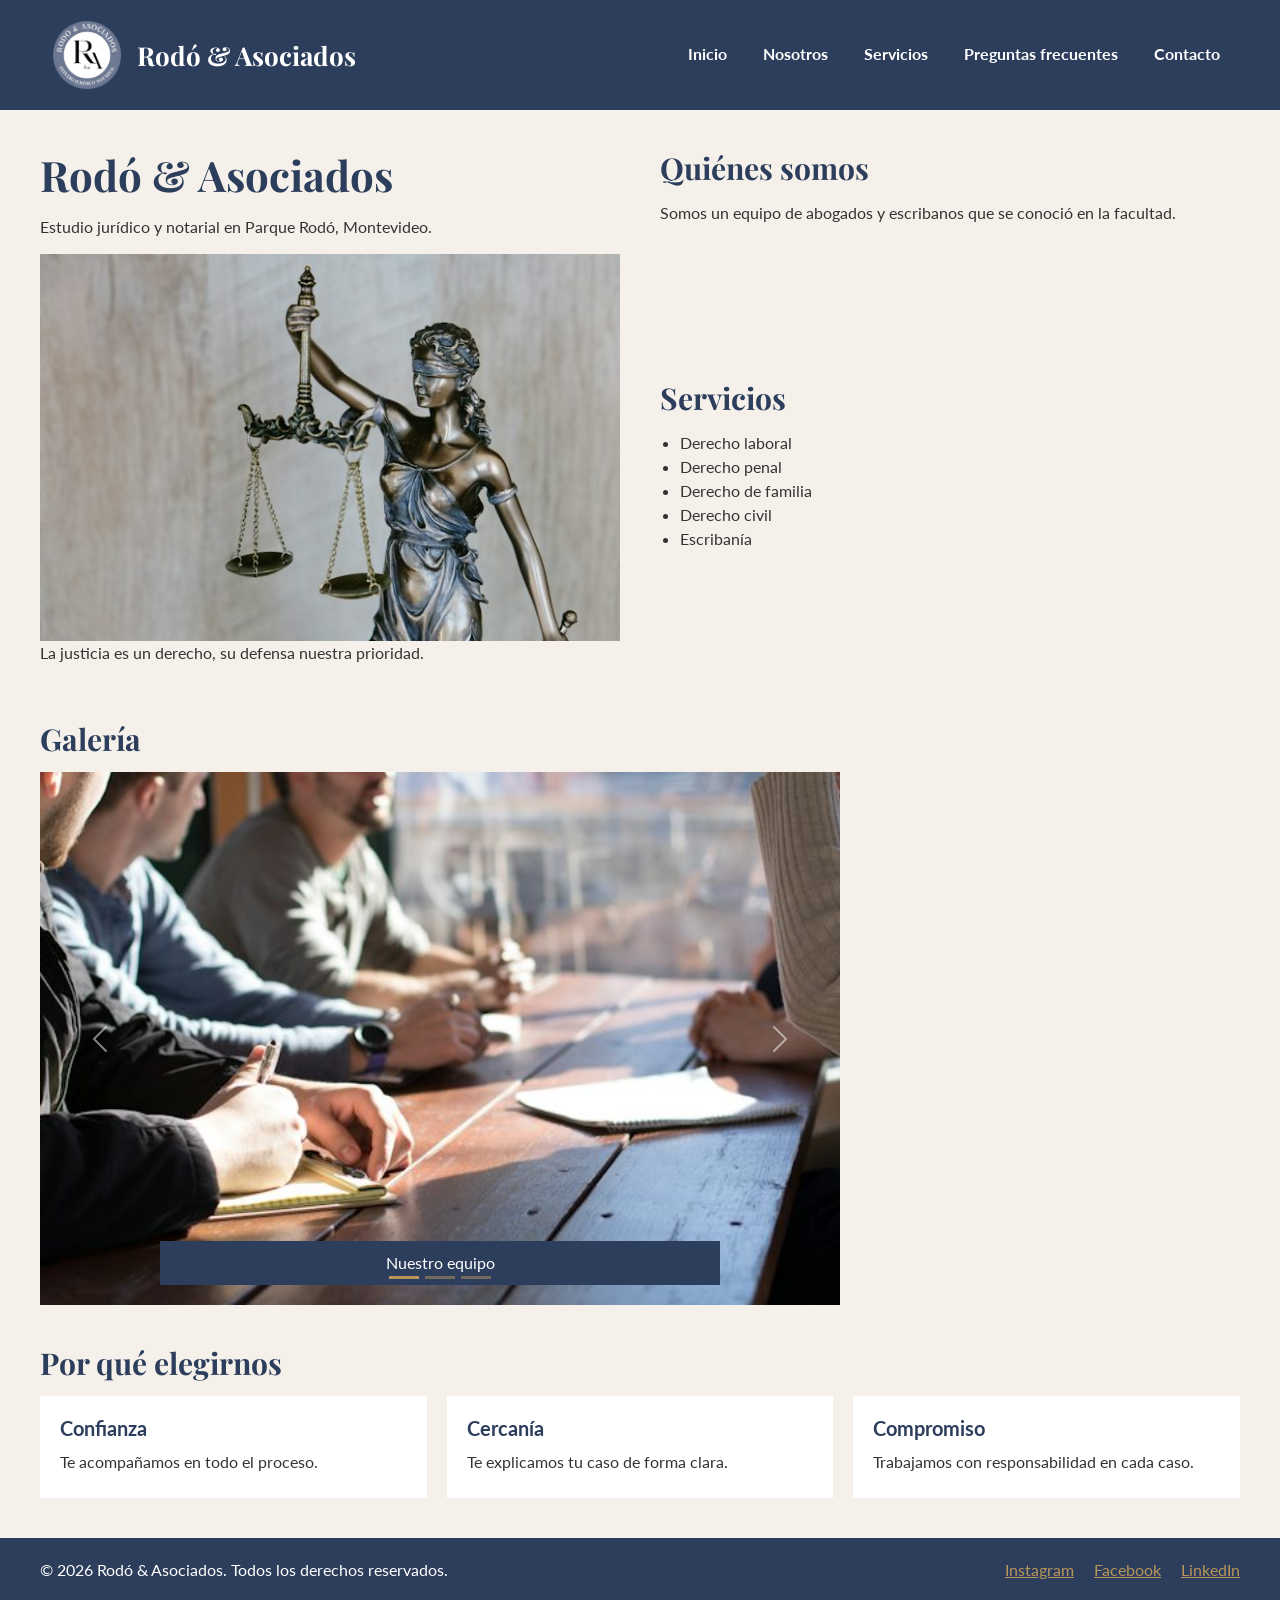
<file: index.html>
<!DOCTYPE html>
<html lang="es">
<head>
    <meta charset="UTF-8">
    <meta name="viewport" content="width=device-width, initial-scale=1.0">
    <title>Rodó & Asociados</title>
    <link href="https://cdn.jsdelivr.net/npm/bootstrap@5.3.3/dist/css/bootstrap.min.css" rel="stylesheet">
    <link rel="preconnect" href="https://fonts.googleapis.com">
    <link rel="preconnect" href="https://fonts.gstatic.com" crossorigin>
    <link href="https://fonts.googleapis.com/css2?family=Lato:wght@400;700&family=Playfair+Display:wght@700&display=swap" rel="stylesheet">
    <link rel="stylesheet" href="css/style.css">
</head>
<body class="pagina">
    <header>
        <nav class="navbar navbar-expand-lg navbar-dark barra">
            <div class="container-fluid">
                <a class="navbar-brand marca-contenedor" href="index.html">
                    <img src="images/logo.png" alt="Logo del estudio" class="logo">
                    <span class="marca">Rodó & Asociados</span>
                </a>
                <button class="navbar-toggler" type="button" data-bs-toggle="collapse" data-bs-target="#menuPrincipal" aria-controls="menuPrincipal" aria-expanded="false" aria-label="Abrir menú">
                    <span class="navbar-toggler-icon"></span>
                </button>
                <div class="collapse navbar-collapse" id="menuPrincipal">
                    <ul class="navbar-nav ms-auto menu">
                        <li class="nav-item"><a class="nav-link menu-link" href="index.html">Inicio</a></li>
                        <li class="nav-item"><a class="nav-link menu-link" href="pages/sobre-mi.html">Nosotros</a></li>
                        <li class="nav-item"><a class="nav-link menu-link" href="pages/servicios.html">Servicios</a></li>
                        <li class="nav-item"><a class="nav-link menu-link" href="pages/proyectos.html">Preguntas frecuentes</a></li>
                        <li class="nav-item"><a class="nav-link menu-link" href="pages/contacto.html">Contacto</a></li>
                    </ul>
                </div>
            </div>
        </nav>
    </header>

    <main class="contenido grilla-inicio">
        <section class="seccion presentacion">
            <h1 class="titulo">Rodó & Asociados</h1>
            <p class="texto">Estudio jurídico y notarial en Parque Rodó, Montevideo.</p>
            <figure>
                <img src="images/balanza.jpg" alt="Estatua de la justicia con su balanza" class="foto">
                <figcaption>La justicia es un derecho, su defensa nuestra prioridad.</figcaption>
            </figure>
        </section>

        <section class="seccion quienes">
            <h2 class="titulo-seccion">Quiénes somos</h2>
            <p class="texto">Somos un equipo de abogados y escribanos que se conoció en la facultad.</p>
        </section>

        <section class="seccion servicios">
            <h2 class="titulo-seccion">Servicios</h2>
            <ul class="lista">
                <li>Derecho laboral</li>
                <li>Derecho penal</li>
                <li>Derecho de familia</li>
                <li>Derecho civil</li>
                <li>Escribanía</li>
            </ul>
        </section>

        <section class="seccion galeria">
            <h2 class="titulo-seccion">Galería</h2>
            <div id="carruselGaleria" class="carousel slide carrusel" data-bs-ride="carousel">
                <div class="carousel-indicators">
                    <button type="button" data-bs-target="#carruselGaleria" data-bs-slide-to="0" class="active" aria-current="true" aria-label="Foto 1"></button>
                    <button type="button" data-bs-target="#carruselGaleria" data-bs-slide-to="1" aria-label="Foto 2"></button>
                    <button type="button" data-bs-target="#carruselGaleria" data-bs-slide-to="2" aria-label="Foto 3"></button>
                </div>
                <div class="carousel-inner">
                    <div class="carousel-item active">
                        <img src="images/equipo.jpg" class="d-block w-100" alt="Reunión del equipo del estudio">
                        <div class="carousel-caption leyenda">
                            <p>Nuestro equipo</p>
                        </div>
                    </div>
                    <div class="carousel-item">
                        <img src="images/documentos.jpg" class="d-block w-100" alt="Abogado firmando documentos">
                        <div class="carousel-caption leyenda">
                            <p>Asesoramiento en cada trámite</p>
                        </div>
                    </div>
                    <div class="carousel-item">
                        <img src="images/oficina.jpg" class="d-block w-100" alt="Recepción de la oficina">
                        <div class="carousel-caption leyenda">
                            <p>Nuestra oficina en Parque Rodó</p>
                        </div>
                    </div>
                </div>
                <button class="carousel-control-prev" type="button" data-bs-target="#carruselGaleria" data-bs-slide="prev">
                    <span class="carousel-control-prev-icon" aria-hidden="true"></span>
                    <span class="visually-hidden">Anterior</span>
                </button>
                <button class="carousel-control-next" type="button" data-bs-target="#carruselGaleria" data-bs-slide="next">
                    <span class="carousel-control-next-icon" aria-hidden="true"></span>
                    <span class="visually-hidden">Siguiente</span>
                </button>
            </div>
        </section>

        <section class="seccion elegir">
            <h2 class="titulo-seccion">Por qué elegirnos</h2>
            <div class="tarjetas">
                <article class="tarjeta">
                    <h3 class="subtitulo">Confianza</h3>
                    <p class="texto">Te acompañamos en todo el proceso.</p>
                </article>
                <article class="tarjeta">
                    <h3 class="subtitulo">Cercanía</h3>
                    <p class="texto">Te explicamos tu caso de forma clara.</p>
                </article>
                <article class="tarjeta">
                    <h3 class="subtitulo">Compromiso</h3>
                    <p class="texto">Trabajamos con responsabilidad en cada caso.</p>
                </article>
            </div>
        </section>
    </main>

    <footer class="pie">
        <p class="pie-texto">© 2026 Rodó & Asociados. Todos los derechos reservados.</p>
        <ul class="redes">
            <li><a class="redes-link" href="https://www.instagram.com/">Instagram</a></li>
            <li><a class="redes-link" href="https://www.facebook.com/">Facebook</a></li>
            <li><a class="redes-link" href="https://www.linkedin.com/">LinkedIn</a></li>
        </ul>
    </footer>
    <script src="https://cdn.jsdelivr.net/npm/bootstrap@5.3.3/dist/js/bootstrap.bundle.min.js"></script>
</body>
</html>
</file>
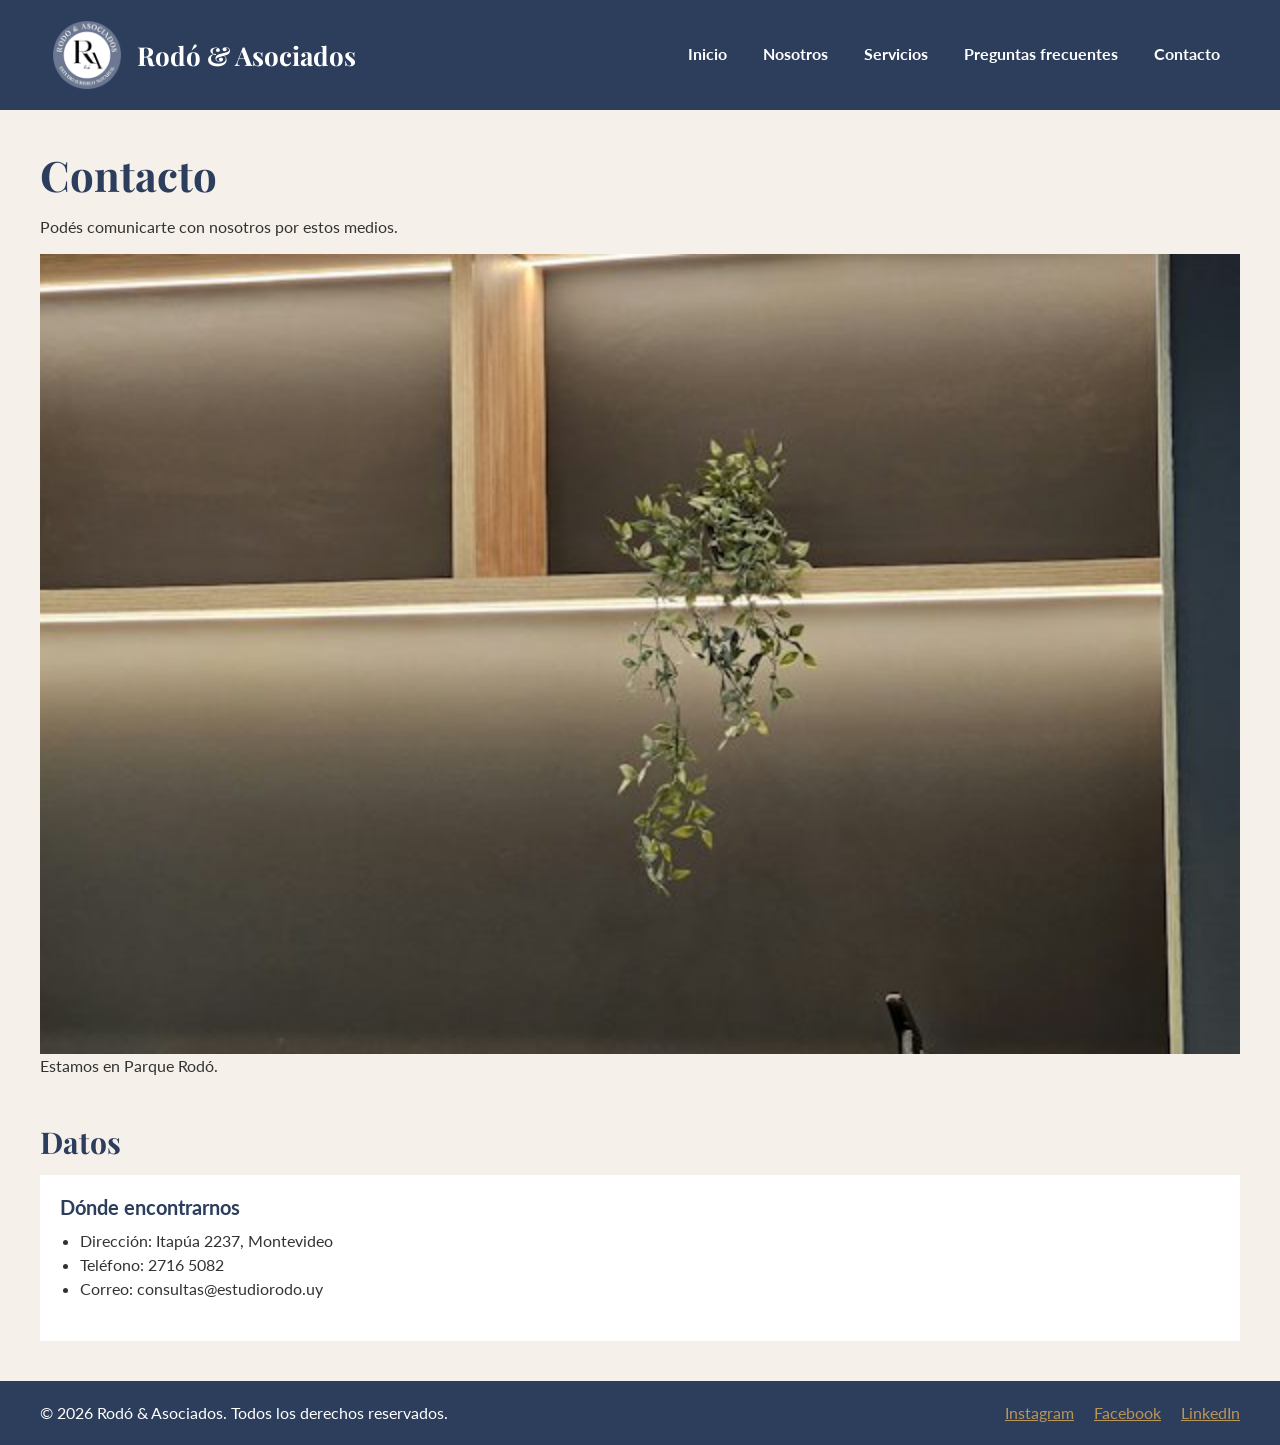
<file: pages/contacto.html>
<!DOCTYPE html>
<html lang="es">
<head>
    <meta charset="UTF-8">
    <meta name="viewport" content="width=device-width, initial-scale=1.0">
    <title>Contacto</title>
    <link href="https://cdn.jsdelivr.net/npm/bootstrap@5.3.3/dist/css/bootstrap.min.css" rel="stylesheet">
    <link rel="preconnect" href="https://fonts.googleapis.com">
    <link rel="preconnect" href="https://fonts.gstatic.com" crossorigin>
    <link href="https://fonts.googleapis.com/css2?family=Lato:wght@400;700&family=Playfair+Display:wght@700&display=swap" rel="stylesheet">
    <link rel="stylesheet" href="../css/style.css">
</head>
<body class="pagina">
    <header>
        <nav class="navbar navbar-expand-lg navbar-dark barra">
            <div class="container-fluid">
                <a class="navbar-brand marca-contenedor" href="../index.html">
                    <img src="../images/logo.png" alt="Logo del estudio" class="logo">
                    <span class="marca">Rodó & Asociados</span>
                </a>
                <button class="navbar-toggler" type="button" data-bs-toggle="collapse" data-bs-target="#menuPrincipal" aria-controls="menuPrincipal" aria-expanded="false" aria-label="Abrir menú">
                    <span class="navbar-toggler-icon"></span>
                </button>
                <div class="collapse navbar-collapse" id="menuPrincipal">
                    <ul class="navbar-nav ms-auto menu">
                        <li class="nav-item"><a class="nav-link menu-link" href="../index.html">Inicio</a></li>
                        <li class="nav-item"><a class="nav-link menu-link" href="sobre-mi.html">Nosotros</a></li>
                        <li class="nav-item"><a class="nav-link menu-link" href="servicios.html">Servicios</a></li>
                        <li class="nav-item"><a class="nav-link menu-link" href="proyectos.html">Preguntas frecuentes</a></li>
                        <li class="nav-item"><a class="nav-link menu-link" href="contacto.html">Contacto</a></li>
                    </ul>
                </div>
            </div>
        </nav>
    </header>

    <main class="contenido">
        <section class="seccion">
            <h1 class="titulo">Contacto</h1>
            <p class="texto">Podés comunicarte con nosotros por estos medios.</p>
            <figure>
                <img src="../images/oficina.jpg" alt="Recepción de la oficina" class="foto">
                <figcaption>Estamos en Parque Rodó.</figcaption>
            </figure>
        </section>

        <section class="seccion">
            <h2 class="titulo-seccion">Datos</h2>
            <article class="tarjeta">
                <h3 class="subtitulo">Dónde encontrarnos</h3>
                <ul class="lista">
                    <li>Dirección: Itapúa 2237, Montevideo</li>
                    <li>Teléfono: 2716 5082</li>
                    <li>Correo: consultas@estudiorodo.uy</li>
                </ul>
            </article>
        </section>
    </main>

    <footer class="pie">
        <p class="pie-texto">© 2026 Rodó & Asociados. Todos los derechos reservados.</p>
        <ul class="redes">
            <li><a class="redes-link" href="https://www.instagram.com/">Instagram</a></li>
            <li><a class="redes-link" href="https://www.facebook.com/">Facebook</a></li>
            <li><a class="redes-link" href="https://www.linkedin.com/">LinkedIn</a></li>
        </ul>
    </footer>
    <script src="https://cdn.jsdelivr.net/npm/bootstrap@5.3.3/dist/js/bootstrap.bundle.min.js"></script>
</body>
</html>
</file>
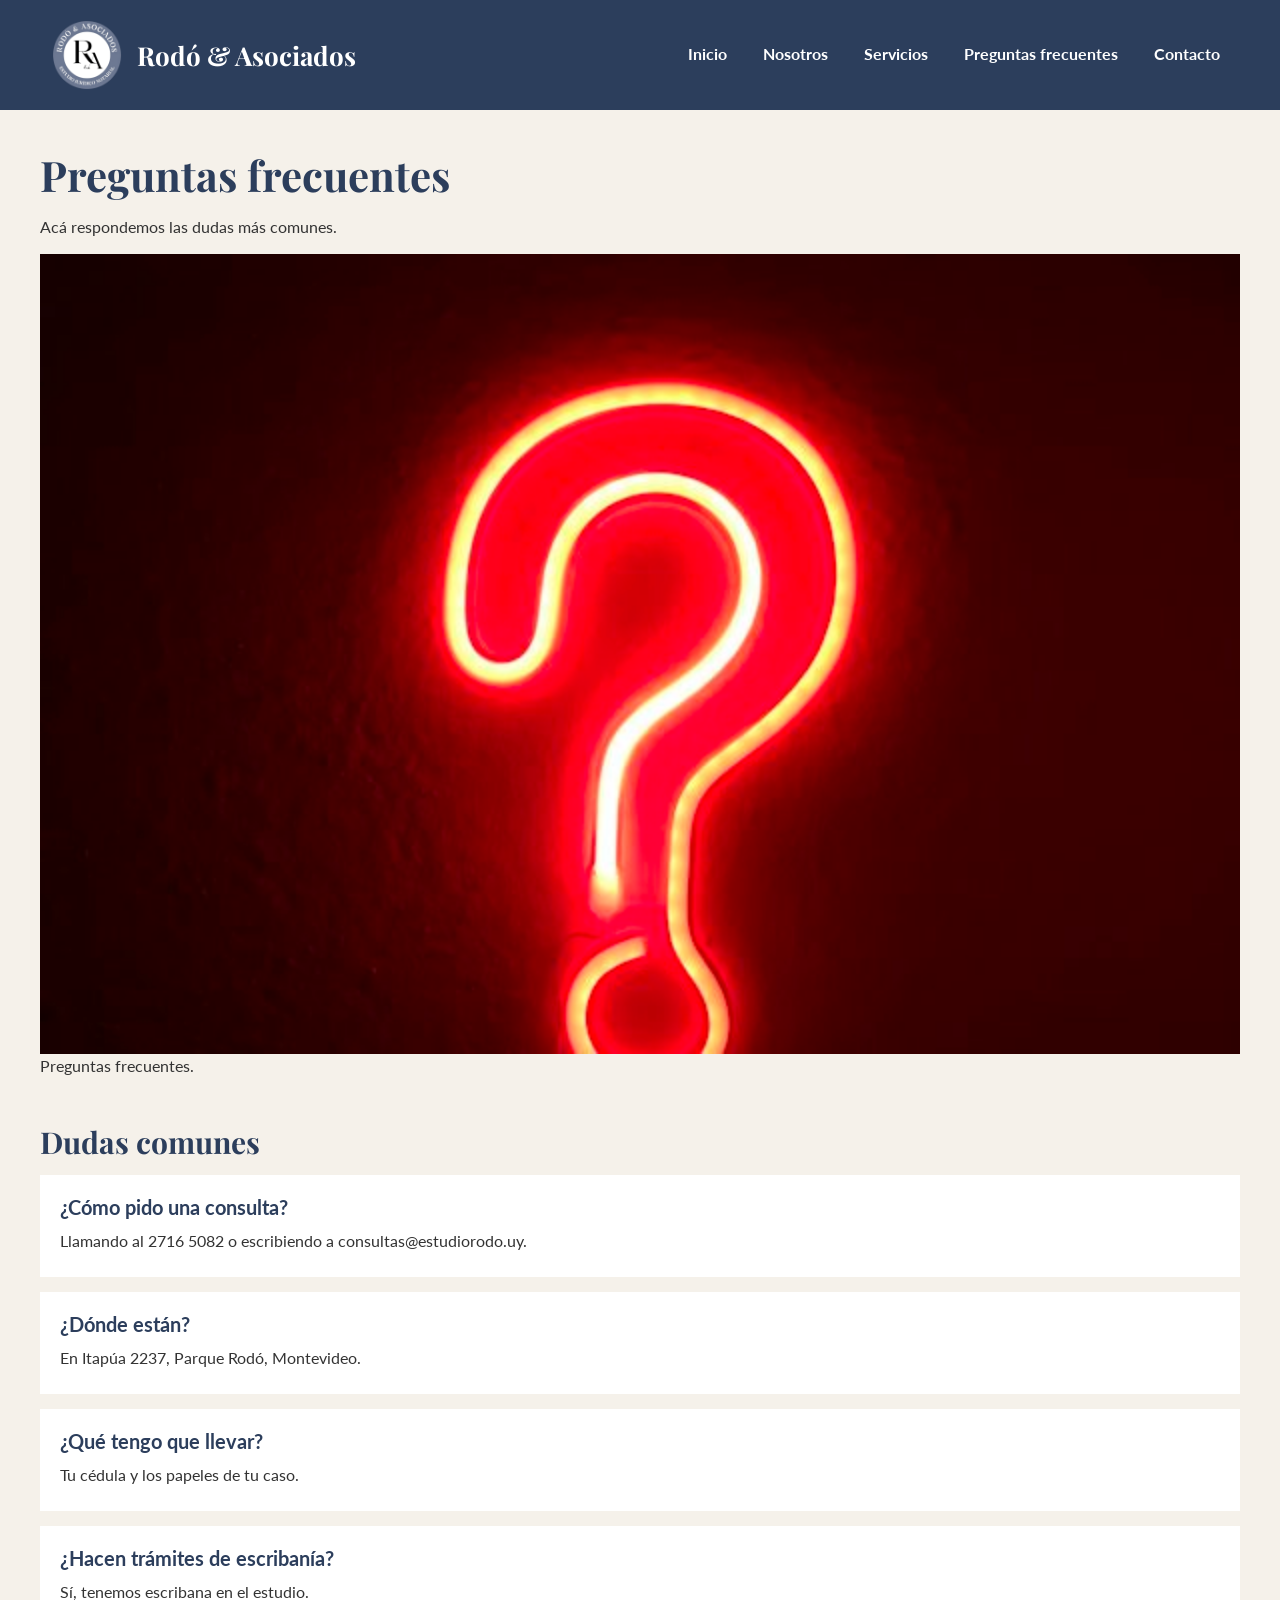
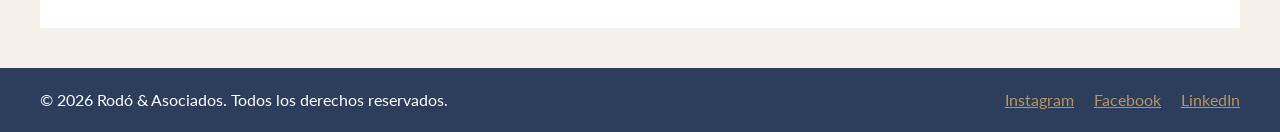
<file: pages/proyectos.html>
<!DOCTYPE html>
<html lang="es">
<head>
    <meta charset="UTF-8">
    <meta name="viewport" content="width=device-width, initial-scale=1.0">
    <title>Preguntas frecuentes</title>
    <link href="https://cdn.jsdelivr.net/npm/bootstrap@5.3.3/dist/css/bootstrap.min.css" rel="stylesheet">
    <link rel="preconnect" href="https://fonts.googleapis.com">
    <link rel="preconnect" href="https://fonts.gstatic.com" crossorigin>
    <link href="https://fonts.googleapis.com/css2?family=Lato:wght@400;700&family=Playfair+Display:wght@700&display=swap" rel="stylesheet">
    <link rel="stylesheet" href="../css/style.css">
</head>
<body class="pagina">
    <header>
        <nav class="navbar navbar-expand-lg navbar-dark barra">
            <div class="container-fluid">
                <a class="navbar-brand marca-contenedor" href="../index.html">
                    <img src="../images/logo.png" alt="Logo del estudio" class="logo">
                    <span class="marca">Rodó & Asociados</span>
                </a>
                <button class="navbar-toggler" type="button" data-bs-toggle="collapse" data-bs-target="#menuPrincipal" aria-controls="menuPrincipal" aria-expanded="false" aria-label="Abrir menú">
                    <span class="navbar-toggler-icon"></span>
                </button>
                <div class="collapse navbar-collapse" id="menuPrincipal">
                    <ul class="navbar-nav ms-auto menu">
                        <li class="nav-item"><a class="nav-link menu-link" href="../index.html">Inicio</a></li>
                        <li class="nav-item"><a class="nav-link menu-link" href="sobre-mi.html">Nosotros</a></li>
                        <li class="nav-item"><a class="nav-link menu-link" href="servicios.html">Servicios</a></li>
                        <li class="nav-item"><a class="nav-link menu-link" href="proyectos.html">Preguntas frecuentes</a></li>
                        <li class="nav-item"><a class="nav-link menu-link" href="contacto.html">Contacto</a></li>
                    </ul>
                </div>
            </div>
        </nav>
    </header>

    <main class="contenido">
        <section class="seccion">
            <h1 class="titulo">Preguntas frecuentes</h1>
            <p class="texto">Acá respondemos las dudas más comunes.</p>
            <figure>
                <img src="../images/preguntas.jpg" alt="Signo de pregunta" class="foto">
                <figcaption>Preguntas frecuentes.</figcaption>
            </figure>
        </section>

        <section class="seccion">
            <h2 class="titulo-seccion">Dudas comunes</h2>
            <article class="tarjeta">
                <h3 class="subtitulo">¿Cómo pido una consulta?</h3>
                <p class="texto">Llamando al 2716 5082 o escribiendo a consultas@estudiorodo.uy.</p>
            </article>
            <article class="tarjeta">
                <h3 class="subtitulo">¿Dónde están?</h3>
                <p class="texto">En Itapúa 2237, Parque Rodó, Montevideo.</p>
            </article>
            <article class="tarjeta">
                <h3 class="subtitulo">¿Qué tengo que llevar?</h3>
                <p class="texto">Tu cédula y los papeles de tu caso.</p>
            </article>
            <article class="tarjeta">
                <h3 class="subtitulo">¿Hacen trámites de escribanía?</h3>
                <p class="texto">Sí, tenemos escribana en el estudio.</p>
            </article>
        </section>
    </main>

    <footer class="pie">
        <p class="pie-texto">© 2026 Rodó & Asociados. Todos los derechos reservados.</p>
        <ul class="redes">
            <li><a class="redes-link" href="https://www.instagram.com/">Instagram</a></li>
            <li><a class="redes-link" href="https://www.facebook.com/">Facebook</a></li>
            <li><a class="redes-link" href="https://www.linkedin.com/">LinkedIn</a></li>
        </ul>
    </footer>
    <script src="https://cdn.jsdelivr.net/npm/bootstrap@5.3.3/dist/js/bootstrap.bundle.min.js"></script>
</body>
</html>
</file>
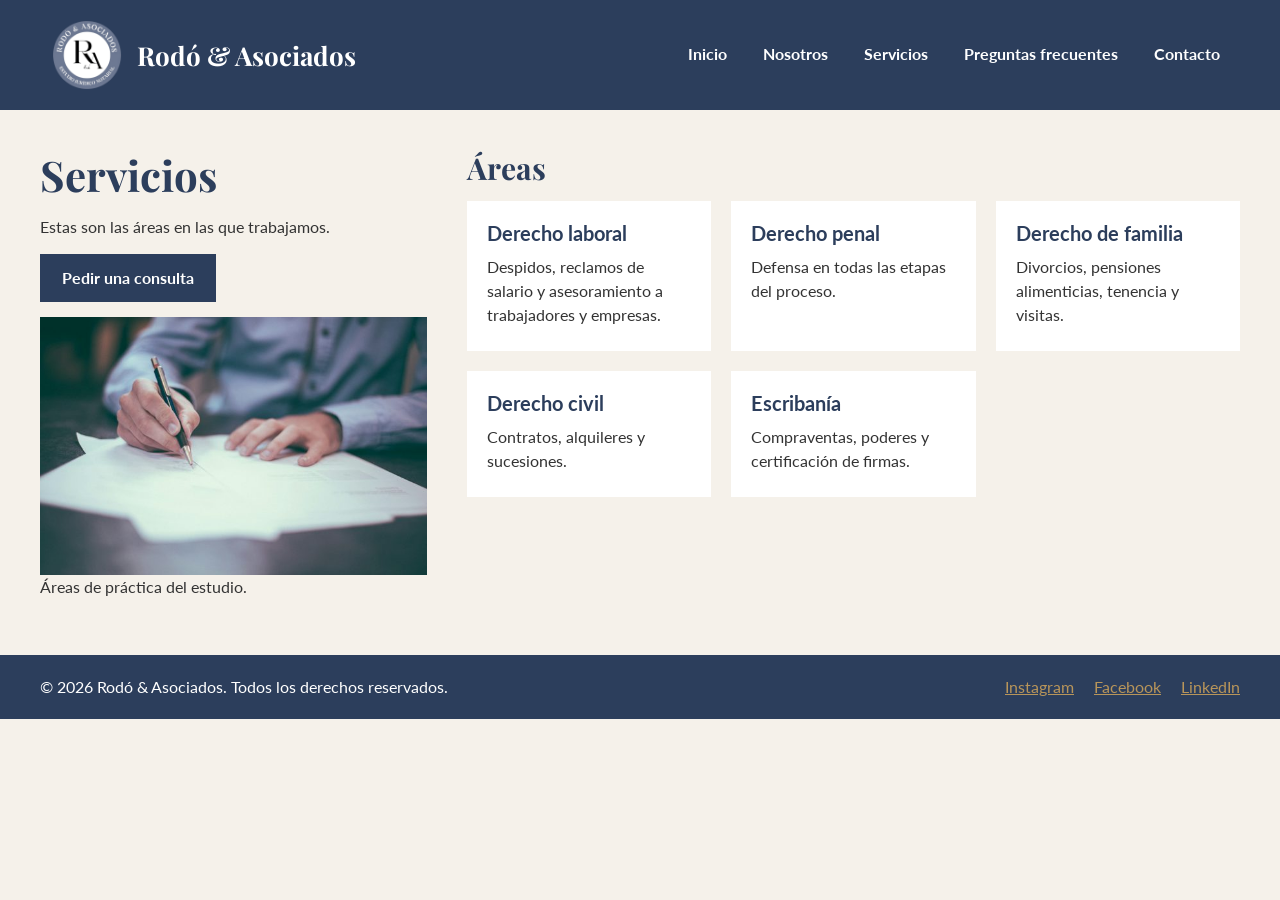
<file: pages/servicios.html>
<!DOCTYPE html>
<html lang="es">
<head>
    <meta charset="UTF-8">
    <meta name="viewport" content="width=device-width, initial-scale=1.0">
    <title>Servicios</title>
    <link href="https://cdn.jsdelivr.net/npm/bootstrap@5.3.3/dist/css/bootstrap.min.css" rel="stylesheet">
    <link rel="preconnect" href="https://fonts.googleapis.com">
    <link rel="preconnect" href="https://fonts.gstatic.com" crossorigin>
    <link href="https://fonts.googleapis.com/css2?family=Lato:wght@400;700&family=Playfair+Display:wght@700&display=swap" rel="stylesheet">
    <link rel="stylesheet" href="../css/style.css">
</head>
<body class="pagina">
    <header>
        <nav class="navbar navbar-expand-lg navbar-dark barra">
            <div class="container-fluid">
                <a class="navbar-brand marca-contenedor" href="../index.html">
                    <img src="../images/logo.png" alt="Logo del estudio" class="logo">
                    <span class="marca">Rodó & Asociados</span>
                </a>
                <button class="navbar-toggler" type="button" data-bs-toggle="collapse" data-bs-target="#menuPrincipal" aria-controls="menuPrincipal" aria-expanded="false" aria-label="Abrir menú">
                    <span class="navbar-toggler-icon"></span>
                </button>
                <div class="collapse navbar-collapse" id="menuPrincipal">
                    <ul class="navbar-nav ms-auto menu">
                        <li class="nav-item"><a class="nav-link menu-link" href="../index.html">Inicio</a></li>
                        <li class="nav-item"><a class="nav-link menu-link" href="sobre-mi.html">Nosotros</a></li>
                        <li class="nav-item"><a class="nav-link menu-link" href="servicios.html">Servicios</a></li>
                        <li class="nav-item"><a class="nav-link menu-link" href="proyectos.html">Preguntas frecuentes</a></li>
                        <li class="nav-item"><a class="nav-link menu-link" href="contacto.html">Contacto</a></li>
                    </ul>
                </div>
            </div>
        </nav>
    </header>

    <main class="contenido grilla-servicios">
        <section class="seccion introduccion">
            <h1 class="titulo">Servicios</h1>
            <p class="texto">Estas son las áreas en las que trabajamos.</p>
            <button type="button" class="boton" data-bs-toggle="modal" data-bs-target="#modalConsulta">Pedir una consulta</button>
            <figure>
                <img src="../images/documentos.jpg" alt="Abogado firmando documentos" class="foto">
                <figcaption>Áreas de práctica del estudio.</figcaption>
            </figure>
        </section>

        <section class="seccion areas">
            <h2 class="titulo-seccion">Áreas</h2>
            <div class="tarjetas">
                <article class="tarjeta">
                    <h3 class="subtitulo">Derecho laboral</h3>
                    <p class="texto">Despidos, reclamos de salario y asesoramiento a trabajadores y empresas.</p>
                </article>
                <article class="tarjeta">
                    <h3 class="subtitulo">Derecho penal</h3>
                    <p class="texto">Defensa en todas las etapas del proceso.</p>
                </article>
                <article class="tarjeta">
                    <h3 class="subtitulo">Derecho de familia</h3>
                    <p class="texto">Divorcios, pensiones alimenticias, tenencia y visitas.</p>
                </article>
                <article class="tarjeta">
                    <h3 class="subtitulo">Derecho civil</h3>
                    <p class="texto">Contratos, alquileres y sucesiones.</p>
                </article>
                <article class="tarjeta">
                    <h3 class="subtitulo">Escribanía</h3>
                    <p class="texto">Compraventas, poderes y certificación de firmas.</p>
                </article>
            </div>
        </section>
    </main>

    <div class="modal fade" id="modalConsulta" tabindex="-1" aria-labelledby="tituloModal" aria-hidden="true">
        <div class="modal-dialog modal-dialog-centered">
            <div class="modal-content ventana">
                <div class="modal-header">
                    <h2 class="modal-title subtitulo" id="tituloModal">Pedí tu consulta</h2>
                    <button type="button" class="btn-close" data-bs-dismiss="modal" aria-label="Cerrar"></button>
                </div>
                <div class="modal-body">
                    <p class="texto">Llamanos al 2716 5082 o escribinos a consultas@estudiorodo.uy y coordinamos día y hora.</p>
                </div>
                <div class="modal-footer">
                    <button type="button" class="boton" data-bs-dismiss="modal">Cerrar</button>
                </div>
            </div>
        </div>
    </div>

    <footer class="pie">
        <p class="pie-texto">© 2026 Rodó & Asociados. Todos los derechos reservados.</p>
        <ul class="redes">
            <li><a class="redes-link" href="https://www.instagram.com/">Instagram</a></li>
            <li><a class="redes-link" href="https://www.facebook.com/">Facebook</a></li>
            <li><a class="redes-link" href="https://www.linkedin.com/">LinkedIn</a></li>
        </ul>
    </footer>
    <script src="https://cdn.jsdelivr.net/npm/bootstrap@5.3.3/dist/js/bootstrap.bundle.min.js"></script>
</body>
</html>
</file>
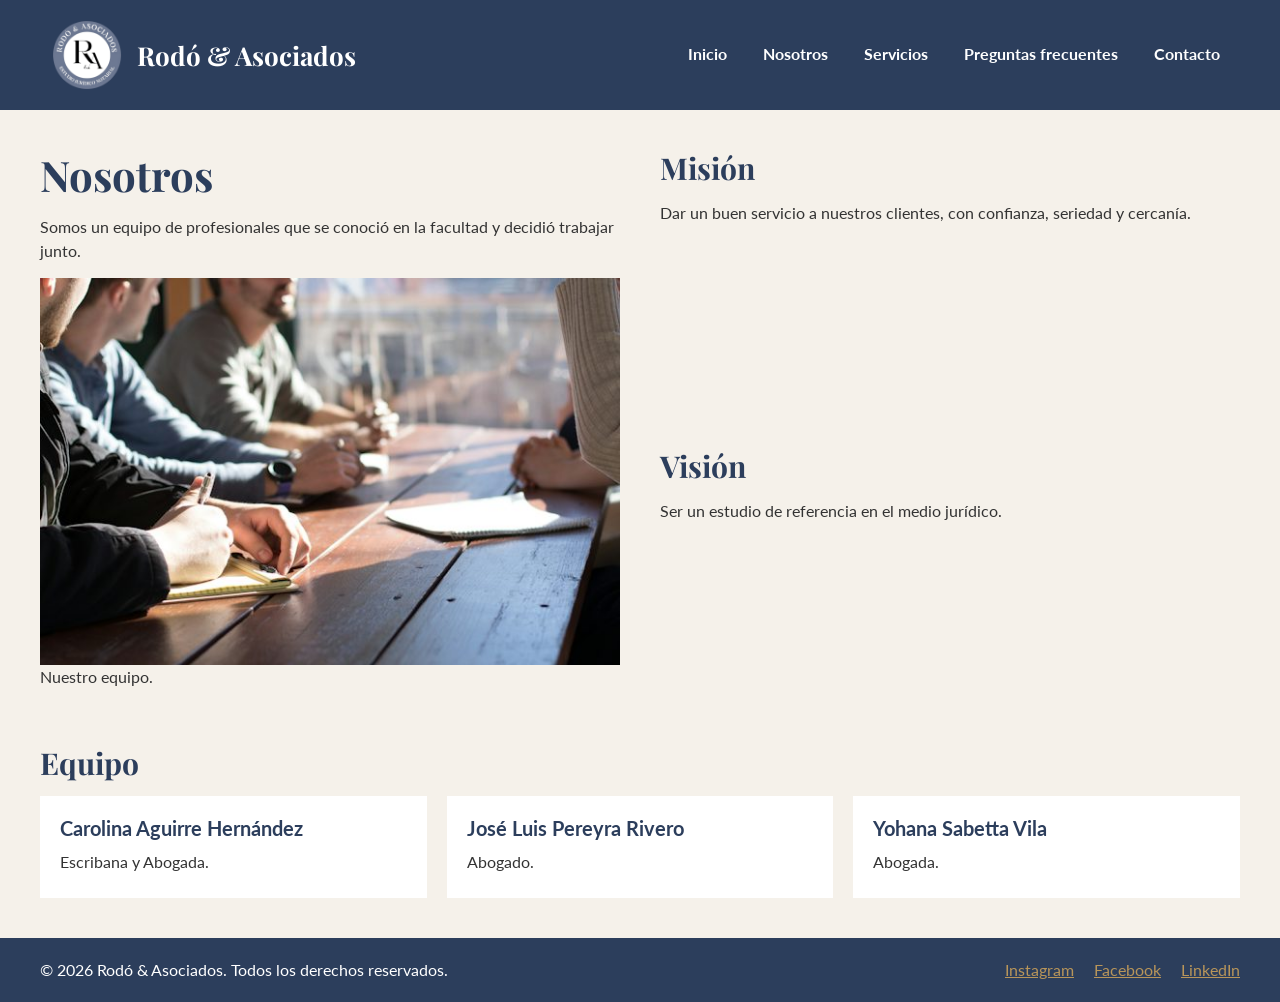
<file: pages/sobre-mi.html>
<!DOCTYPE html>
<html lang="es">
<head>
    <meta charset="UTF-8">
    <meta name="viewport" content="width=device-width, initial-scale=1.0">
    <title>Nosotros</title>
    <link href="https://cdn.jsdelivr.net/npm/bootstrap@5.3.3/dist/css/bootstrap.min.css" rel="stylesheet">
    <link rel="preconnect" href="https://fonts.googleapis.com">
    <link rel="preconnect" href="https://fonts.gstatic.com" crossorigin>
    <link href="https://fonts.googleapis.com/css2?family=Lato:wght@400;700&family=Playfair+Display:wght@700&display=swap" rel="stylesheet">
    <link rel="stylesheet" href="../css/style.css">
</head>
<body class="pagina">
    <header>
        <nav class="navbar navbar-expand-lg navbar-dark barra">
            <div class="container-fluid">
                <a class="navbar-brand marca-contenedor" href="../index.html">
                    <img src="../images/logo.png" alt="Logo del estudio" class="logo">
                    <span class="marca">Rodó & Asociados</span>
                </a>
                <button class="navbar-toggler" type="button" data-bs-toggle="collapse" data-bs-target="#menuPrincipal" aria-controls="menuPrincipal" aria-expanded="false" aria-label="Abrir menú">
                    <span class="navbar-toggler-icon"></span>
                </button>
                <div class="collapse navbar-collapse" id="menuPrincipal">
                    <ul class="navbar-nav ms-auto menu">
                        <li class="nav-item"><a class="nav-link menu-link" href="../index.html">Inicio</a></li>
                        <li class="nav-item"><a class="nav-link menu-link" href="sobre-mi.html">Nosotros</a></li>
                        <li class="nav-item"><a class="nav-link menu-link" href="servicios.html">Servicios</a></li>
                        <li class="nav-item"><a class="nav-link menu-link" href="proyectos.html">Preguntas frecuentes</a></li>
                        <li class="nav-item"><a class="nav-link menu-link" href="contacto.html">Contacto</a></li>
                    </ul>
                </div>
            </div>
        </nav>
    </header>

    <main class="contenido grilla-nosotros">
        <section class="seccion nosotros">
            <h1 class="titulo">Nosotros</h1>
            <p class="texto">Somos un equipo de profesionales que se conoció en la facultad y decidió trabajar junto.</p>
            <figure>
                <img src="../images/equipo.jpg" alt="Equipo del estudio" class="foto">
                <figcaption>Nuestro equipo.</figcaption>
            </figure>
        </section>

        <section class="seccion mision">
            <h2 class="titulo-seccion">Misión</h2>
            <p class="texto">Dar un buen servicio a nuestros clientes, con confianza, seriedad y cercanía.</p>
        </section>

        <section class="seccion vision">
            <h2 class="titulo-seccion">Visión</h2>
            <p class="texto">Ser un estudio de referencia en el medio jurídico.</p>
        </section>

        <section class="seccion equipo">
            <h2 class="titulo-seccion">Equipo</h2>
            <div class="tarjetas">
                <article class="tarjeta">
                    <h3 class="subtitulo">Carolina Aguirre Hernández</h3>
                    <p class="texto">Escribana y Abogada.</p>
                </article>
                <article class="tarjeta">
                    <h3 class="subtitulo">José Luis Pereyra Rivero</h3>
                    <p class="texto">Abogado.</p>
                </article>
                <article class="tarjeta">
                    <h3 class="subtitulo">Yohana Sabetta Vila</h3>
                    <p class="texto">Abogada.</p>
                </article>
            </div>
        </section>
    </main>

    <footer class="pie">
        <p class="pie-texto">© 2026 Rodó & Asociados. Todos los derechos reservados.</p>
        <ul class="redes">
            <li><a class="redes-link" href="https://www.instagram.com/">Instagram</a></li>
            <li><a class="redes-link" href="https://www.facebook.com/">Facebook</a></li>
            <li><a class="redes-link" href="https://www.linkedin.com/">LinkedIn</a></li>
        </ul>
    </footer>
    <script src="https://cdn.jsdelivr.net/npm/bootstrap@5.3.3/dist/js/bootstrap.bundle.min.js"></script>
</body>
</html>
</file>
<file: css/style.css>
* {
  margin: 0;
  padding: 0;
  box-sizing: border-box;
}

.pagina {
  background-color: #f5f1ea;
  color: #333333;
  font-family: "Lato", sans-serif;
}

.contenido {
  display: flex;
  flex-direction: column;
  gap: 30px;
  padding: 20px;
}
@media (min-width: 1024px) {
  .contenido {
    padding: 40px;
  }
}

.seccion {
  display: flex;
  flex-direction: column;
  gap: 15px;
}

.lista {
  padding-left: 20px;
}

.foto {
  width: 100%;
}

.titulo {
  margin: 0;
  color: #2c3e5c;
  font-family: "Playfair Display", serif;
  font-size: 34px;
  font-weight: 700;
}
@media (min-width: 1024px) {
  .titulo {
    font-size: 42px;
  }
}

.titulo-seccion {
  margin: 0;
  color: #2c3e5c;
  font-family: "Playfair Display", serif;
  font-size: 26px;
  font-weight: 700;
}
@media (min-width: 1024px) {
  .titulo-seccion {
    font-size: 30px;
  }
}

.subtitulo {
  margin: 0;
  color: #2c3e5c;
  font-family: "Lato", sans-serif;
  font-size: 20px;
  font-weight: 700;
}

.texto {
  margin: 0;
  font-size: 16px;
  font-weight: 400;
}

.barra {
  padding: 15px 20px;
  background-color: #2c3e5c;
}
@media (min-width: 1024px) {
  .barra {
    padding: 15px 40px;
  }
}

.marca-contenedor {
  display: flex;
  align-items: center;
  gap: 15px;
}

.logo {
  width: 50px;
}
@media (min-width: 1024px) {
  .logo {
    width: 70px;
  }
}

.marca {
  color: #ffffff;
  font-family: "Playfair Display", serif;
  font-size: 20px;
  font-weight: 700;
}
@media (min-width: 1024px) {
  .marca {
    font-size: 26px;
  }
}

.menu {
  gap: 10px;
}
@media (min-width: 1024px) {
  .menu {
    gap: 20px;
  }
}

.barra .menu-link {
  color: #ffffff;
  font-weight: 700;
  border-bottom: 2px solid transparent;
  transition: color 0.3s, border-color 0.3s;
}
.barra .menu-link:hover {
  color: #b8955a;
  border-bottom-color: #b8955a;
}
.barra .menu-link:focus {
  color: #b8955a;
  outline: 2px solid #b8955a;
}
.barra .menu-link:active {
  color: #f5f1ea;
}

.grilla-inicio {
  display: grid;
  grid-template-columns: 1fr;
  grid-template-areas: "presentacion" "quienes" "servicios" "galeria" "elegir";
  gap: 30px;
}
@media (min-width: 1024px) {
  .grilla-inicio {
    grid-template-columns: 1fr 1fr;
    grid-template-areas: "presentacion quienes" "presentacion servicios" "galeria galeria" "elegir elegir";
    gap: 40px;
  }
}

.presentacion {
  grid-area: presentacion;
}

.quienes {
  grid-area: quienes;
}

.servicios {
  grid-area: servicios;
}

.elegir {
  grid-area: elegir;
}

.galeria {
  grid-area: galeria;
}

.grilla-servicios {
  display: grid;
  grid-template-columns: 1fr;
  grid-template-areas: "introduccion" "areas";
  gap: 30px;
}
@media (min-width: 1024px) {
  .grilla-servicios {
    grid-template-columns: 1fr 2fr;
    grid-template-areas: "introduccion areas";
    gap: 40px;
  }
}

.introduccion {
  grid-area: introduccion;
}

.areas {
  grid-area: areas;
}

.grilla-nosotros {
  display: grid;
  grid-template-columns: 1fr;
  grid-template-areas: "nosotros" "mision" "vision" "equipo";
  gap: 30px;
}
@media (min-width: 1024px) {
  .grilla-nosotros {
    grid-template-columns: 1fr 1fr;
    grid-template-areas: "nosotros mision" "nosotros vision" "equipo equipo";
    gap: 40px;
  }
}

.nosotros {
  grid-area: nosotros;
}

.mision {
  grid-area: mision;
}

.vision {
  grid-area: vision;
}

.equipo {
  grid-area: equipo;
}

.pie {
  display: flex;
  flex-direction: column;
  align-items: center;
  gap: 15px;
  padding: 20px;
  background-color: #2c3e5c;
  color: #ffffff;
}
@media (min-width: 1024px) {
  .pie {
    flex-direction: row;
    justify-content: space-between;
    padding: 20px 40px;
  }
}

.pie-texto {
  margin: 0;
}

.redes {
  display: flex;
  gap: 20px;
  margin: 0;
  padding: 0;
  list-style: none;
}

.redes-link {
  color: #b8955a;
  transition: color 0.3s;
}
.redes-link:hover {
  color: #ffffff;
}
.redes-link:focus {
  outline: 2px solid #ffffff;
}
.redes-link:active {
  color: #f5f1ea;
}

.tarjetas {
  display: grid;
  grid-template-columns: 1fr;
  gap: 20px;
}
@media (min-width: 1024px) {
  .tarjetas {
    grid-template-columns: 1fr 1fr 1fr;
  }
}

.tarjeta {
  display: flex;
  flex-direction: column;
  gap: 10px;
  padding: 20px;
  background-color: #ffffff;
  border-bottom: 4px solid transparent;
  transition: transform 0.3s, border-color 0.3s;
}
.tarjeta:hover {
  transform: translateY(-5px);
  border-bottom-color: #b8955a;
}

.boton {
  align-self: flex-start;
  padding: 10px 20px;
  border: 2px solid #2c3e5c;
  background-color: #2c3e5c;
  color: #ffffff;
  font-weight: 700;
  transition: background-color 0.3s, color 0.3s;
}
.boton:hover {
  background-color: #b8955a;
  border-color: #b8955a;
}
.boton:focus {
  outline: 3px solid #b8955a;
}
.boton:active {
  background-color: #f5f1ea;
  color: #2c3e5c;
}

.carrusel {
  max-width: 800px;
}
.carrusel .carousel-indicators button {
  background-color: #b8955a;
}

.leyenda {
  background-color: #2c3e5c;
  padding: 10px;
}
.leyenda p {
  margin: 0;
  color: #ffffff;
}

.ventana {
  background-color: #f5f1ea;
  border-top: 5px solid #b8955a;
}
</file>
